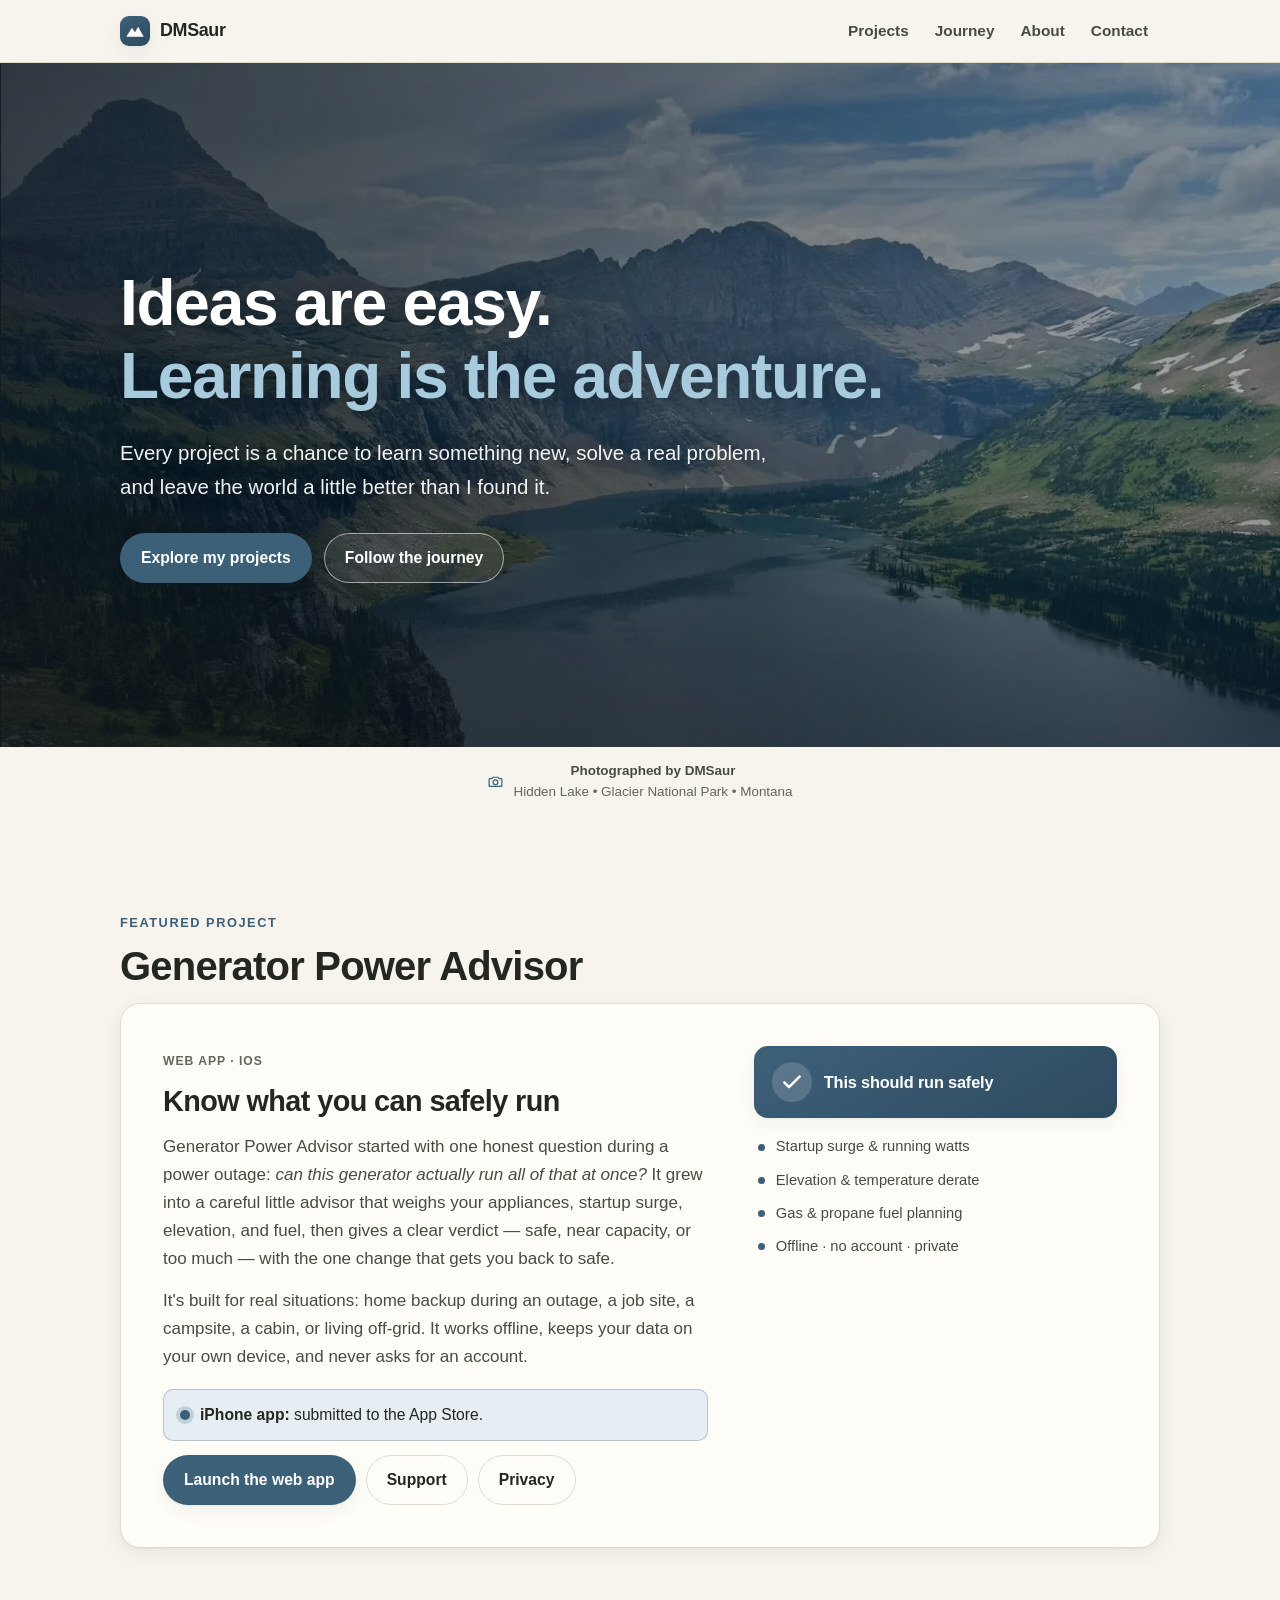
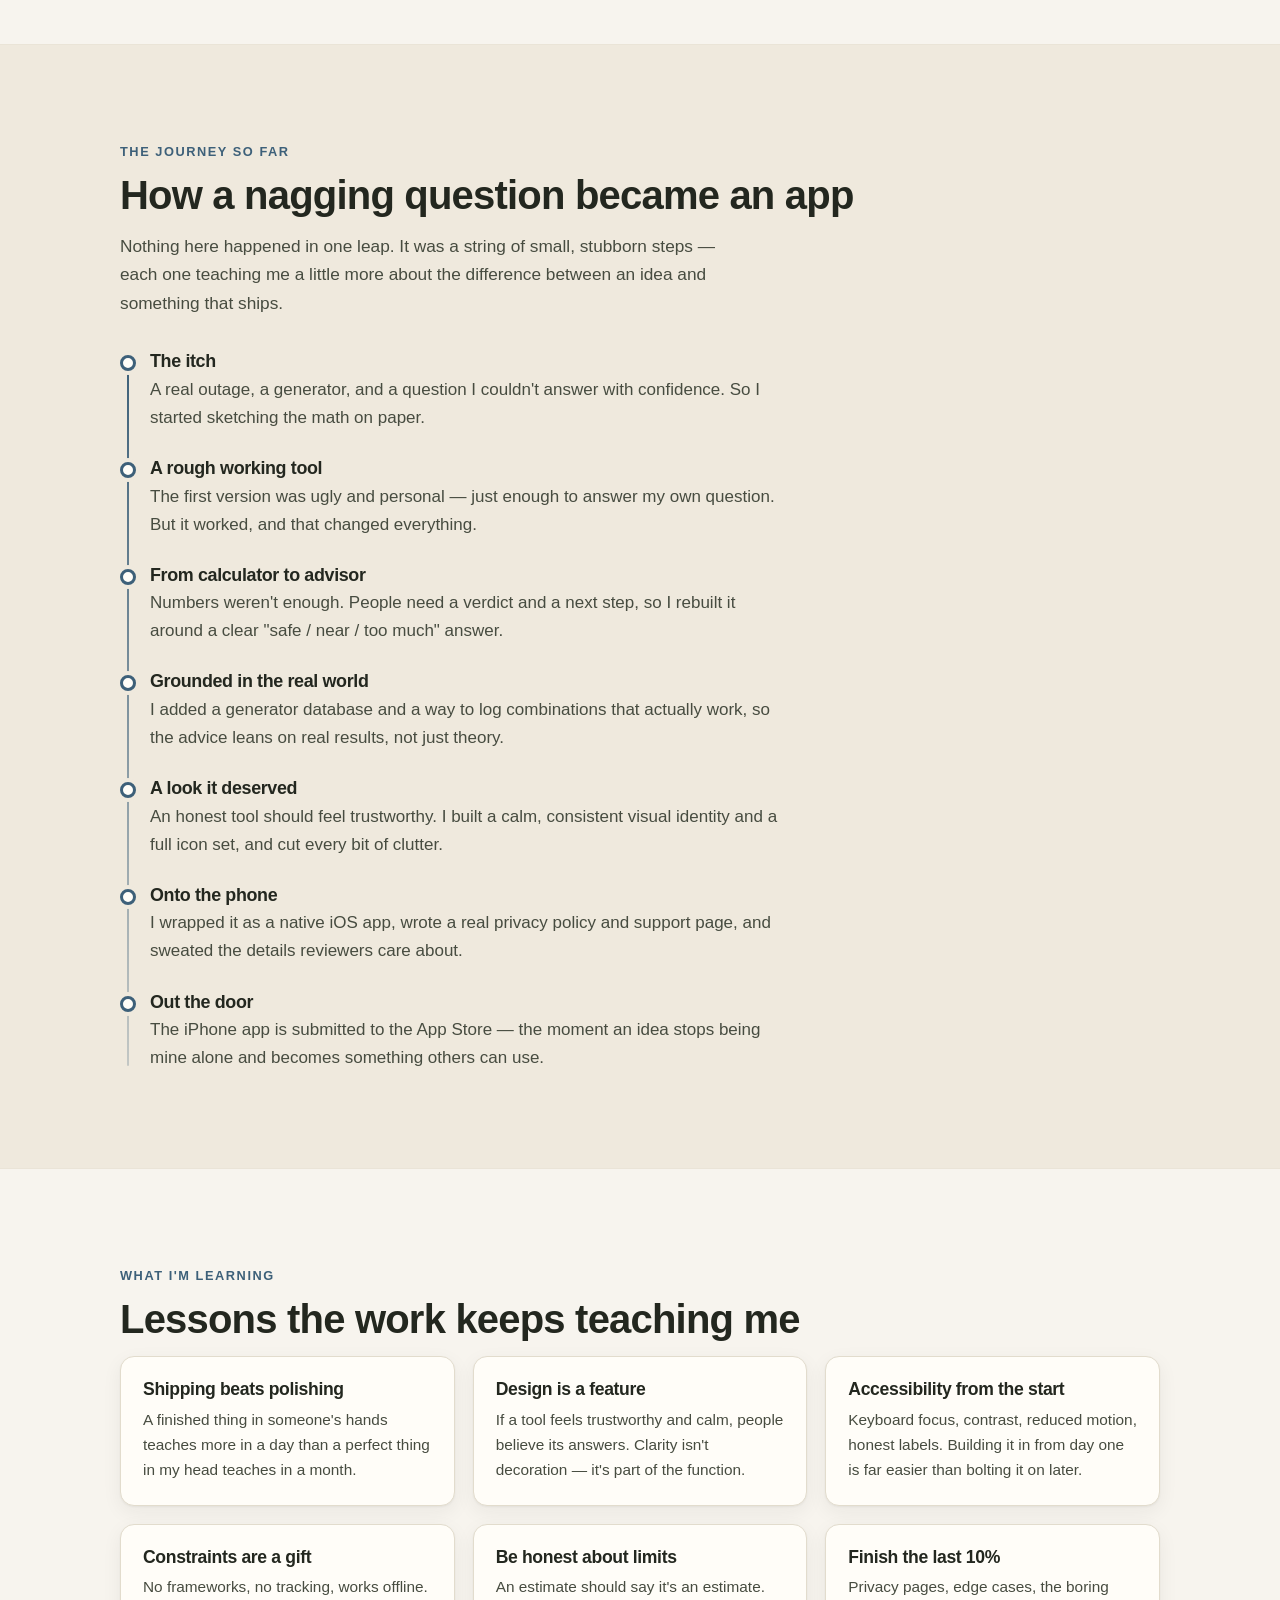
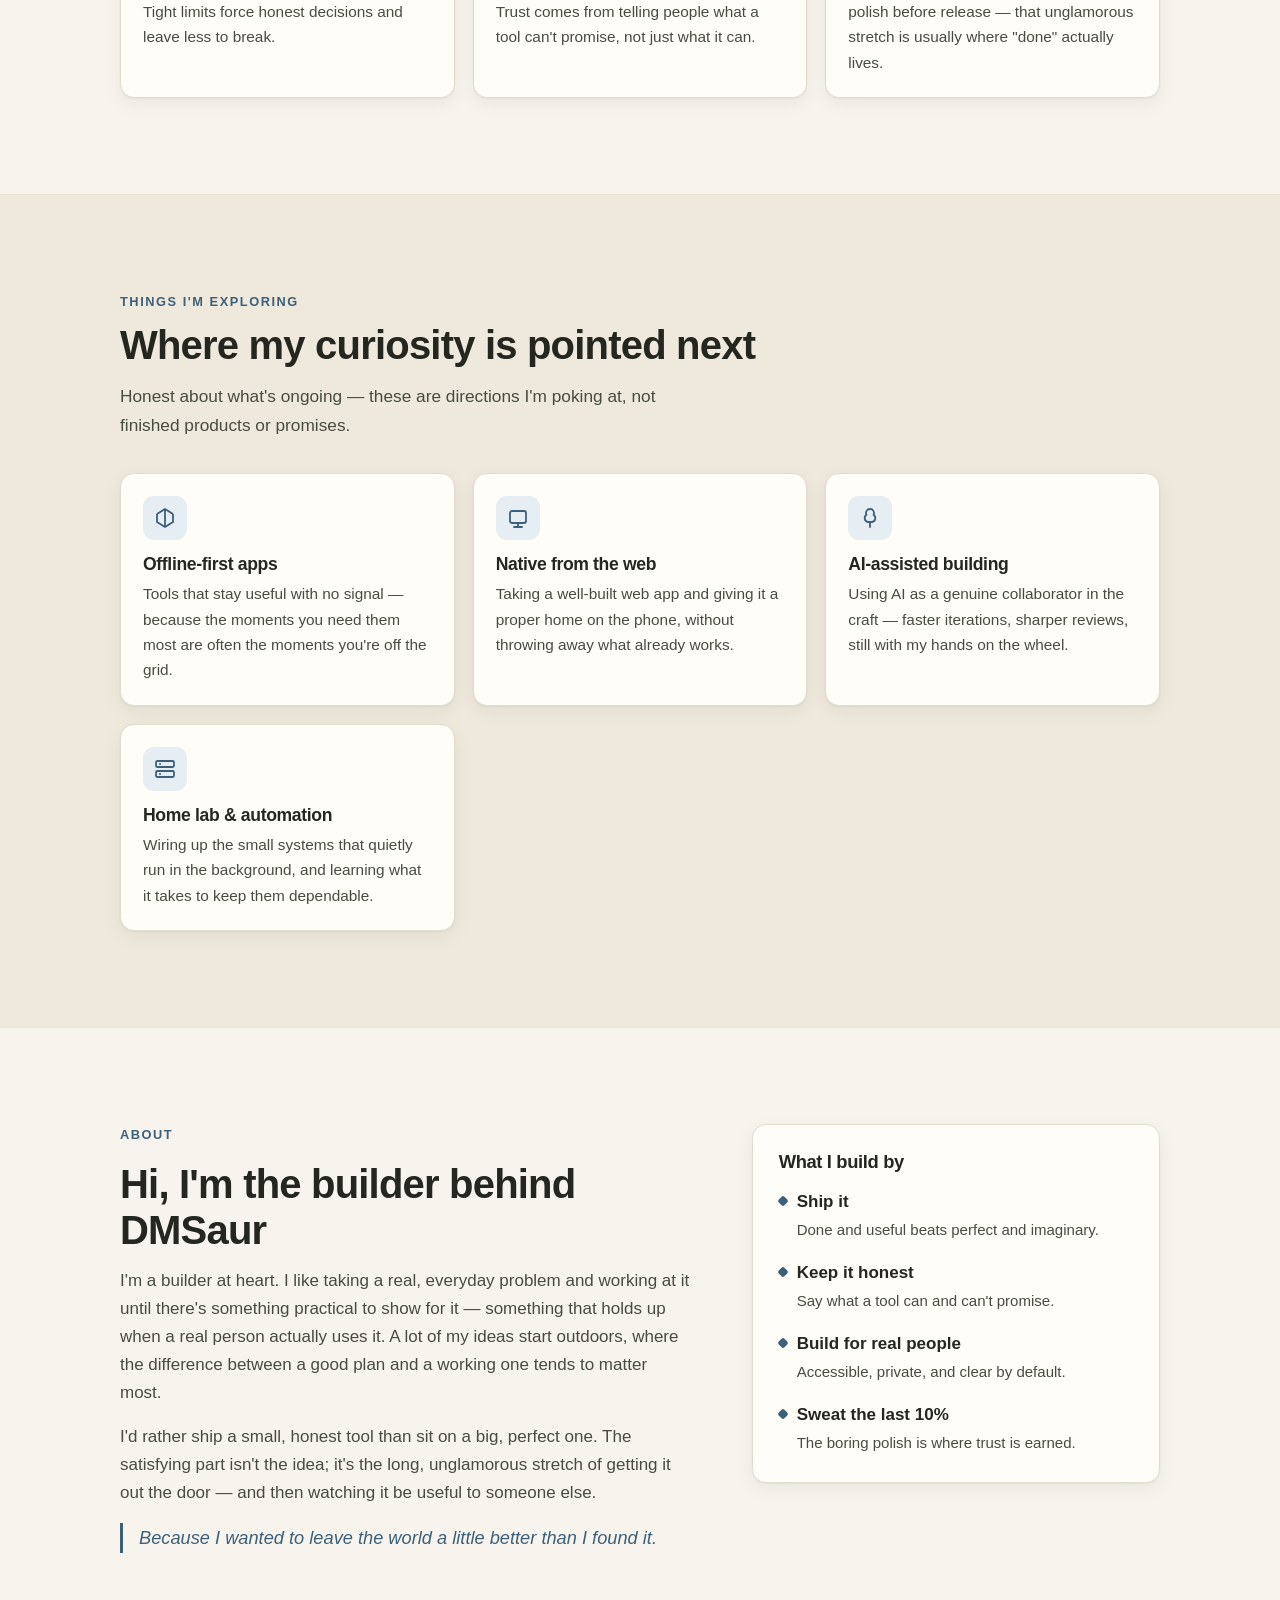
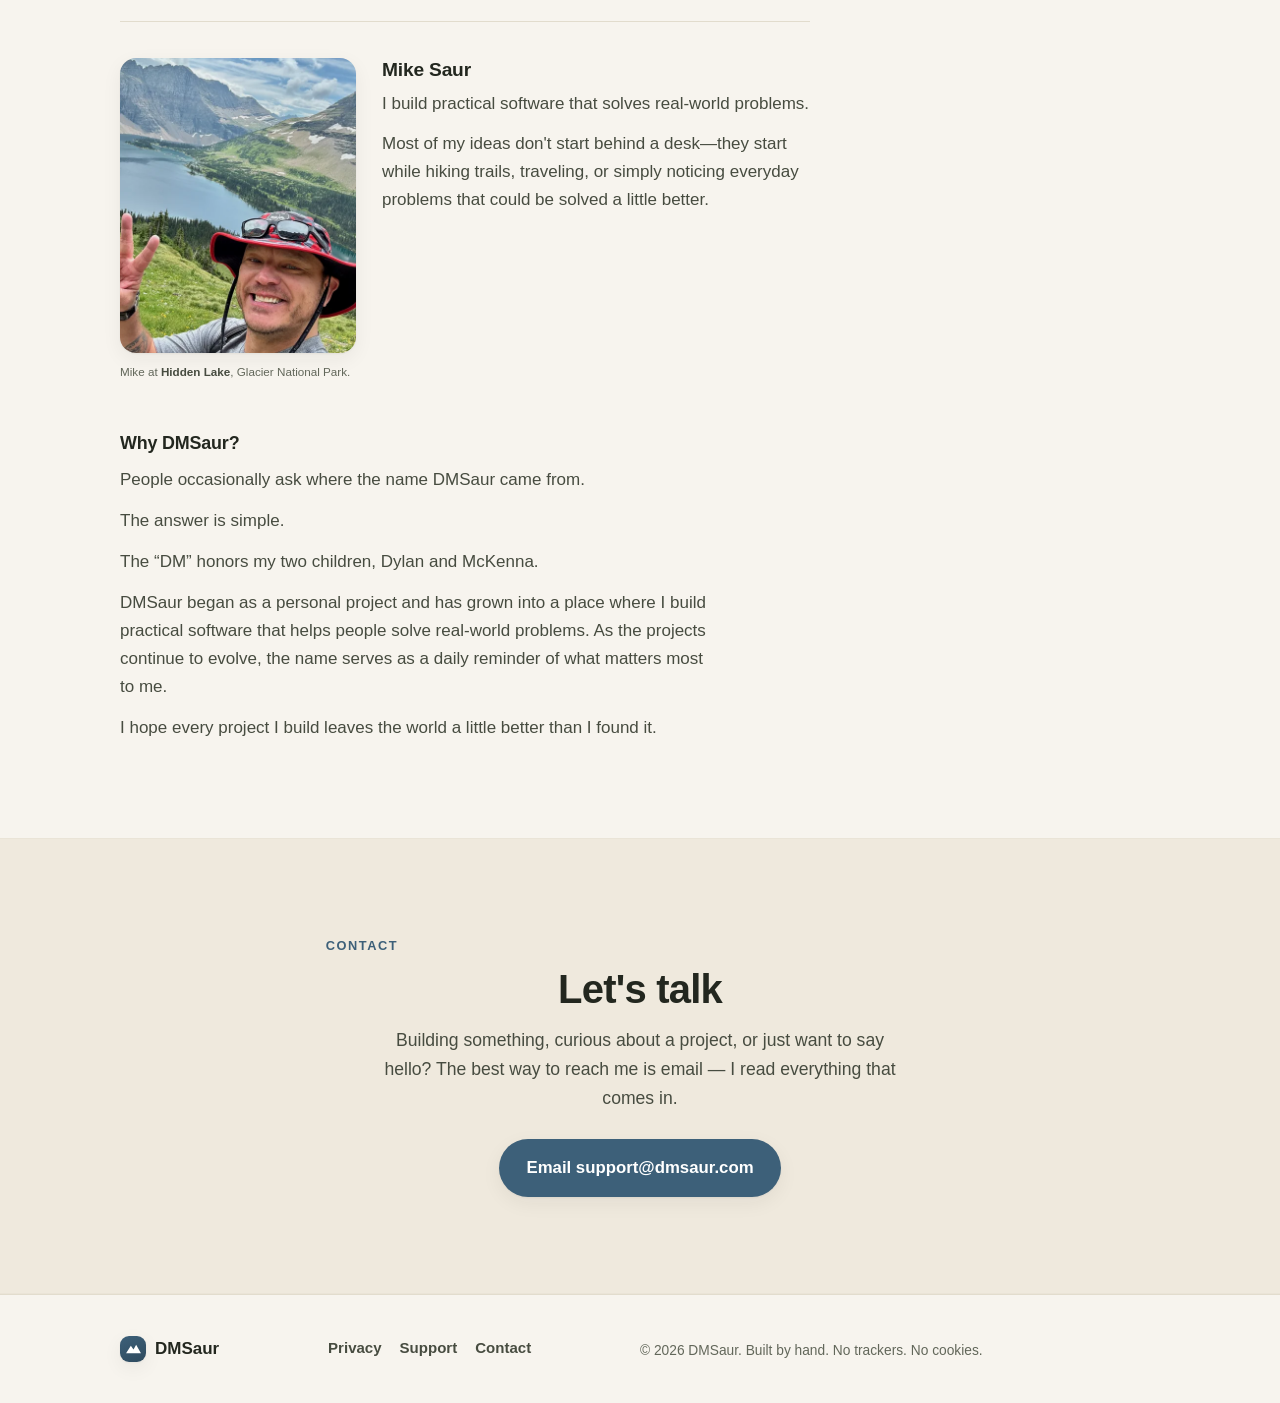
<file: index.html>
<!DOCTYPE html>
<html lang="en" class="no-js">
<head>
  <meta charset="UTF-8">
  <meta name="viewport" content="width=device-width, initial-scale=1.0, viewport-fit=cover">

  <!--
    ============================================================================
    SITE URL CONFIGURATION
    ----------------------------------------------------------------------------
    Authoritative public URL:  https://dmsaur.com/   (custom domain, live)
    Legacy GitHub Pages host:  https://mikesaur2020.github.io/  (301-redirects here)

    Canonical, og:url, og:image, twitter:image, and the JSON-LD "url" below all
    use https://dmsaur.com. sitemap.xml and robots.txt use it too.
    ============================================================================
  -->

  <title>DMSaur — Ideas are easy. Learning is the adventure.</title>
  <meta name="description" content="DMSaur builds practical tools and ships them. Home of Generator Power Advisor and the notes, values, and experiments behind the work.">
  <meta name="author" content="DMSaur">
  <meta name="color-scheme" content="light dark">
  <meta name="theme-color" content="#f7f4ee" media="(prefers-color-scheme: light)">
  <meta name="theme-color" content="#15170f" media="(prefers-color-scheme: dark)">

  <!-- SITE URL -->
  <link rel="canonical" href="https://dmsaur.com/">

  <!-- Open Graph -->
  <meta property="og:type" content="website">
  <meta property="og:site_name" content="DMSaur">
  <meta property="og:title" content="DMSaur — Ideas are easy. Learning is the adventure.">
  <meta property="og:description" content="A builder who turns real problems into tools people can actually use. Home of Generator Power Advisor.">
  <!-- SITE URL -->
  <meta property="og:url" content="https://dmsaur.com/">
  <!-- SITE URL — SVG preview; see README for the recommended PNG export for broad social-network support. -->
  <meta property="og:image" content="https://dmsaur.com/assets/social-preview.svg">
  <meta property="og:image:alt" content="DMSaur — Ideas are easy. Learning is the adventure.">

  <!-- Twitter -->
  <meta name="twitter:card" content="summary_large_image">
  <meta name="twitter:title" content="DMSaur — Ideas are easy. Learning is the adventure.">
  <meta name="twitter:description" content="A builder who turns real problems into tools people can actually use. Home of Generator Power Advisor.">
  <!-- SITE URL -->
  <meta name="twitter:image" content="https://dmsaur.com/assets/social-preview.svg">

  <link rel="icon" href="favicon.svg" type="image/svg+xml">
  <link rel="stylesheet" href="styles.css">

  <!-- Progressive enhancement flag: swap no-js -> js before paint so CSS can
       adapt (e.g. the mobile menu) without a flash. If JS is disabled this line
       never runs and the .no-js styles keep every link fully reachable. -->
  <script>document.documentElement.classList.remove('no-js');document.documentElement.classList.add('js');</script>

  <!-- Structured data: a single Person entity. No fabricated affiliations. -->
  <script type="application/ld+json">
  {
    "@context": "https://schema.org",
    "@type": "Person",
    "name": "DMSaur",
    "url": "https://dmsaur.com/",
    "email": "mailto:support@dmsaur.com",
    "description": "A builder who turns real problems into practical tools and ships them."
  }
  </script>
</head>
<body>
  <a class="skip-link" href="#main">Skip to content</a>

  <header class="site-header">
    <div class="wrap header-inner">
      <a class="brand" href="https://dmsaur.com/" aria-label="DMSaur home">
        <span class="brand-mark" aria-hidden="true">
          <svg viewBox="0 0 32 32" role="img" aria-hidden="true">
            <path d="M2 25 L11 11 L16 18 L21 9 L30 25 Z" fill="currentColor"/>
            <path d="M11 11 L14.2 15.9 L12 18.4 L8.6 16 Z" fill="rgba(255,255,255,0.28)"/>
          </svg>
        </span>
        <span class="brand-text">DMSaur</span>
      </a>

      <nav class="primary-nav" aria-label="Primary">
        <ul class="nav-desktop">
          <li><a href="/#projects">Projects</a></li>
          <li><a href="/#journey">Journey</a></li>
          <li><a href="/#about">About</a></li>
          <li><a href="/#contact">Contact</a></li>
        </ul>

        <details class="nav" id="nav-disclosure">
          <summary class="nav-toggle" aria-expanded="false">
            <svg viewBox="0 0 24 24" width="22" height="22" aria-hidden="true" focusable="false">
              <path d="M4 7h16M4 12h16M4 17h16" fill="none" stroke="currentColor" stroke-width="2" stroke-linecap="round"/>
            </svg>
            <span class="nav-toggle-label">Menu</span>
          </summary>
          <ul class="nav-list">
            <li><a href="/#projects">Projects</a></li>
            <li><a href="/#journey">Journey</a></li>
            <li><a href="/#about">About</a></li>
            <li><a href="/#contact">Contact</a></li>
          </ul>
        </details>
      </nav>
    </div>
  </header>

  <main id="main">

    <!-- ============================ HERO ============================ -->
    <section class="hero" aria-labelledby="hero-title">
      <picture>
        <source type="image/webp" srcset="assets/hero-800.webp 800w, assets/hero.webp 1502w" sizes="100vw">
        <img class="hero-photo" src="assets/hero.jpg"
             srcset="assets/hero-800.jpg 800w, assets/hero.jpg 1502w" sizes="100vw"
             width="1502" height="2000" fetchpriority="high"
             alt="Hidden Lake below Reynolds Mountain in Glacier National Park, with alpine wildflowers in the foreground">
      </picture>
      <div class="hero-scrim" aria-hidden="true"></div>
      <div class="wrap hero-inner">
        <h1 id="hero-title">Ideas are easy.<br><span class="accent">Learning is the adventure.</span></h1>
        <p class="hero-lede">
          Every project is a chance to learn something new, solve a real problem, and
          leave the world a little better than I found it.
        </p>
        <div class="hero-actions">
          <a class="btn btn-primary" href="#projects">Explore my projects</a>
          <a class="btn btn-ghost" href="#journey">Follow the journey</a>
        </div>
      </div>
    </section>

    <p class="hero-credit">
      <svg class="cam-ic" viewBox="0 0 24 24" width="17" height="17" aria-hidden="true" focusable="false">
        <path d="M4 8h3l1.4-2h7.2L17 8h3a1 1 0 011 1v9a1 1 0 01-1 1H4a1 1 0 01-1-1V9a1 1 0 011-1z" fill="none" stroke="currentColor" stroke-width="1.7" stroke-linejoin="round"/>
        <circle cx="12" cy="13" r="3.4" fill="none" stroke="currentColor" stroke-width="1.7"/>
      </svg>
      <span>
        <span class="hero-credit-lead">Photographed by DMSaur</span>
        <span class="hero-credit-loc">Hidden&nbsp;Lake • Glacier&nbsp;National&nbsp;Park • Montana</span>
      </span>
    </p>

    <!-- ======================= FEATURED PROJECT ======================= -->
    <section class="section" id="projects" aria-labelledby="projects-title">
      <div class="wrap">
        <p class="section-eyebrow">Featured project</p>
        <h2 id="projects-title" class="section-title">Generator Power Advisor</h2>

        <article class="feature-card">
          <div class="feature-body">
            <p class="feature-tag">Web app · iOS</p>
            <h3 class="feature-name">Know what you can safely run</h3>
            <p>
              Generator Power Advisor started with one honest question during a power outage:
              <em>can this generator actually run all of that at once?</em> It grew into a careful
              little advisor that weighs your appliances, startup surge, elevation, and fuel, then
              gives a clear verdict — safe, near capacity, or too much — with the one change that
              gets you back to safe.
            </p>
            <p>
              It's built for real situations: home backup during an outage, a job site, a campsite,
              a cabin, or living off-grid. It works offline, keeps your data on your own device,
              and never asks for an account.
            </p>

            <p class="status-line">
              <span class="status-dot" aria-hidden="true"></span>
              <span><strong>iPhone app:</strong> submitted to the App&nbsp;Store.</span>
            </p>

            <div class="feature-actions">
              <!-- Generator Power Advisor lives at its own subdomain. -->
              <a class="btn btn-primary" href="https://gpa.dmsaur.com" rel="noopener">Launch the web app</a>
              <a class="btn btn-ghost" href="https://gpa.dmsaur.com/support/" rel="noopener">Support</a>
              <a class="btn btn-ghost" href="https://gpa.dmsaur.com/privacy/" rel="noopener">Privacy</a>
            </div>
          </div>

          <div class="feature-aside" aria-hidden="true">
            <div class="verdict-chip">
              <span class="verdict-icon">
                <svg viewBox="0 0 24 24" width="26" height="26" aria-hidden="true"><path d="M5 12.5l4.2 4.2L19 7" fill="none" stroke="currentColor" stroke-width="2.4" stroke-linecap="round" stroke-linejoin="round"/></svg>
              </span>
              <span class="verdict-text">This should run safely</span>
            </div>
            <ul class="mini-specs">
              <li>Startup surge &amp; running watts</li>
              <li>Elevation &amp; temperature derate</li>
              <li>Gas &amp; propane fuel planning</li>
              <li>Offline · no account · private</li>
            </ul>
          </div>
        </article>
      </div>
    </section>

    <!-- ========================= THE JOURNEY ========================= -->
    <section class="section section-soft" id="journey" aria-labelledby="journey-title">
      <div class="wrap">
        <p class="section-eyebrow">The journey so far</p>
        <h2 id="journey-title" class="section-title">How a nagging question became an app</h2>
        <p class="section-intro">
          Nothing here happened in one leap. It was a string of small, stubborn steps — each one
          teaching me a little more about the difference between an idea and something that ships.
        </p>

        <ol class="timeline">
          <li class="timeline-item">
            <span class="timeline-node" aria-hidden="true"></span>
            <h3>The itch</h3>
            <p>A real outage, a generator, and a question I couldn't answer with confidence. So I started sketching the math on paper.</p>
          </li>
          <li class="timeline-item">
            <span class="timeline-node" aria-hidden="true"></span>
            <h3>A rough working tool</h3>
            <p>The first version was ugly and personal — just enough to answer my own question. But it worked, and that changed everything.</p>
          </li>
          <li class="timeline-item">
            <span class="timeline-node" aria-hidden="true"></span>
            <h3>From calculator to advisor</h3>
            <p>Numbers weren't enough. People need a verdict and a next step, so I rebuilt it around a clear "safe / near / too much" answer.</p>
          </li>
          <li class="timeline-item">
            <span class="timeline-node" aria-hidden="true"></span>
            <h3>Grounded in the real world</h3>
            <p>I added a generator database and a way to log combinations that actually work, so the advice leans on real results, not just theory.</p>
          </li>
          <li class="timeline-item">
            <span class="timeline-node" aria-hidden="true"></span>
            <h3>A look it deserved</h3>
            <p>An honest tool should feel trustworthy. I built a calm, consistent visual identity and a full icon set, and cut every bit of clutter.</p>
          </li>
          <li class="timeline-item">
            <span class="timeline-node" aria-hidden="true"></span>
            <h3>Onto the phone</h3>
            <p>I wrapped it as a native iOS app, wrote a real privacy policy and support page, and sweated the details reviewers care about.</p>
          </li>
          <li class="timeline-item">
            <span class="timeline-node" aria-hidden="true"></span>
            <h3>Out the door</h3>
            <p>The iPhone app is submitted to the App&nbsp;Store — the moment an idea stops being mine alone and becomes something others can use.</p>
          </li>
        </ol>
      </div>
    </section>

    <!-- ====================== WHAT I'M LEARNING ====================== -->
    <section class="section" id="learning" aria-labelledby="learning-title">
      <div class="wrap">
        <p class="section-eyebrow">What I'm learning</p>
        <h2 id="learning-title" class="section-title">Lessons the work keeps teaching me</h2>

        <div class="card-grid">
          <article class="note-card">
            <h3>Shipping beats polishing</h3>
            <p>A finished thing in someone's hands teaches more in a day than a perfect thing in my head teaches in a month.</p>
          </article>
          <article class="note-card">
            <h3>Design is a feature</h3>
            <p>If a tool feels trustworthy and calm, people believe its answers. Clarity isn't decoration — it's part of the function.</p>
          </article>
          <article class="note-card">
            <h3>Accessibility from the start</h3>
            <p>Keyboard focus, contrast, reduced motion, honest labels. Building it in from day one is far easier than bolting it on later.</p>
          </article>
          <article class="note-card">
            <h3>Constraints are a gift</h3>
            <p>No frameworks, no tracking, works offline. Tight limits force honest decisions and leave less to break.</p>
          </article>
          <article class="note-card">
            <h3>Be honest about limits</h3>
            <p>An estimate should say it's an estimate. Trust comes from telling people what a tool can't promise, not just what it can.</p>
          </article>
          <article class="note-card">
            <h3>Finish the last 10%</h3>
            <p>Privacy pages, edge cases, the boring polish before release — that unglamorous stretch is usually where "done" actually lives.</p>
          </article>
        </div>
      </div>
    </section>

    <!-- ==================== THINGS I'M EXPLORING ==================== -->
    <section class="section section-soft" id="exploring" aria-labelledby="exploring-title">
      <div class="wrap">
        <p class="section-eyebrow">Things I'm exploring</p>
        <h2 id="exploring-title" class="section-title">Where my curiosity is pointed next</h2>
        <p class="section-intro">
          Honest about what's ongoing — these are directions I'm poking at, not finished products or promises.
        </p>

        <div class="card-grid">
          <article class="explore-card">
            <span class="explore-icon" aria-hidden="true">
              <svg viewBox="0 0 24 24" width="24" height="24"><path d="M12 3v18M4 8l8-5 8 5M4 8v8l8 5 8-5V8" fill="none" stroke="currentColor" stroke-width="1.8" stroke-linejoin="round"/></svg>
            </span>
            <h3>Offline-first apps</h3>
            <p>Tools that stay useful with no signal — because the moments you need them most are often the moments you're off the grid.</p>
          </article>
          <article class="explore-card">
            <span class="explore-icon" aria-hidden="true">
              <svg viewBox="0 0 24 24" width="24" height="24"><rect x="4" y="5" width="16" height="12" rx="2" fill="none" stroke="currentColor" stroke-width="1.8"/><path d="M8 21h8M12 17v4" fill="none" stroke="currentColor" stroke-width="1.8" stroke-linecap="round"/></svg>
            </span>
            <h3>Native from the web</h3>
            <p>Taking a well-built web app and giving it a proper home on the phone, without throwing away what already works.</p>
          </article>
          <article class="explore-card">
            <span class="explore-icon" aria-hidden="true">
              <svg viewBox="0 0 24 24" width="24" height="24"><path d="M12 3a4 4 0 013.6 5.8A4 4 0 0114 16H10a4 4 0 01-1.6-7.2A4 4 0 0112 3z" fill="none" stroke="currentColor" stroke-width="1.8" stroke-linejoin="round"/><path d="M12 16v5" fill="none" stroke="currentColor" stroke-width="1.8" stroke-linecap="round"/></svg>
            </span>
            <h3>AI-assisted building</h3>
            <p>Using AI as a genuine collaborator in the craft — faster iterations, sharper reviews, still with my hands on the wheel.</p>
          </article>
          <article class="explore-card">
            <span class="explore-icon" aria-hidden="true">
              <svg viewBox="0 0 24 24" width="24" height="24"><rect x="3" y="4" width="18" height="6" rx="1.5" fill="none" stroke="currentColor" stroke-width="1.8"/><rect x="3" y="14" width="18" height="6" rx="1.5" fill="none" stroke="currentColor" stroke-width="1.8"/><path d="M7 7h.01M7 17h.01" stroke="currentColor" stroke-width="2" stroke-linecap="round"/></svg>
            </span>
            <h3>Home lab &amp; automation</h3>
            <p>Wiring up the small systems that quietly run in the background, and learning what it takes to keep them dependable.</p>
          </article>
        </div>
      </div>
    </section>

    <!-- ========================= ABOUT MIKE ========================= -->
    <section class="section" id="about" aria-labelledby="about-title">
      <div class="wrap about-wrap">
        <div class="about-text">
          <p class="section-eyebrow">About</p>
          <h2 id="about-title" class="section-title">Hi, I'm the builder behind DMSaur</h2>
          <p>
            I'm a builder at heart. I like taking a real, everyday problem and working at it until
            there's something practical to show for it — something that holds up when a real person
            actually uses it. A lot of my ideas start outdoors, where the difference between a good
            plan and a working one tends to matter most.
          </p>
          <p>
            I'd rather ship a small, honest tool than sit on a big, perfect one. The satisfying part
            isn't the idea; it's the long, unglamorous stretch of getting it out the door — and then
            watching it be useful to someone else.
          </p>
          <p class="about-signature">
            Because I wanted to leave the world a little better than I found it.
          </p>
        </div>

        <aside class="values" aria-labelledby="values-title">
          <h3 id="values-title" class="values-title">What I build by</h3>
          <ul class="values-list">
            <li>
              <span class="value-key">Ship it</span>
              <span class="value-desc">Done and useful beats perfect and imaginary.</span>
            </li>
            <li>
              <span class="value-key">Keep it honest</span>
              <span class="value-desc">Say what a tool can and can't promise.</span>
            </li>
            <li>
              <span class="value-key">Build for real people</span>
              <span class="value-desc">Accessible, private, and clear by default.</span>
            </li>
            <li>
              <span class="value-key">Sweat the last 10%</span>
              <span class="value-desc">The boring polish is where trust is earned.</span>
            </li>
          </ul>
        </aside>
      </div>

      <div class="wrap">
        <div class="about-profile">
          <figure class="profile-figure">
            <picture>
              <source type="image/webp" srcset="assets/mike-about.webp">
              <img class="profile-photo" src="assets/mike-about.jpg" width="480" height="600" loading="lazy" decoding="async"
                   alt="Mike Saur, smiling on a grassy alpine ridge above Hidden Lake in Glacier National Park, with the blue lake and rocky peaks behind him">
            </picture>
            <figcaption class="profile-caption">Mike at <strong>Hidden Lake</strong>, Glacier National Park.</figcaption>
          </figure>
          <div class="profile-intro">
            <h3 class="profile-name">Mike Saur</h3>
            <p>I build practical software that solves real-world problems.</p>
            <p>Most of my ideas don't start behind a desk—they start while hiking trails, traveling, or simply noticing everyday problems that could be solved a little better.</p>
          </div>
        </div>

        <div class="why-dmsaur">
          <h3 class="why-title">Why DMSaur?</h3>
          <p>People occasionally ask where the name DMSaur came from.</p>
          <p>The answer is simple.</p>
          <p>The “DM” honors my two children, Dylan and McKenna.</p>
          <p>DMSaur began as a personal project and has grown into a place where I build practical software that helps people solve real-world problems. As the projects continue to evolve, the name serves as a daily reminder of what matters most to me.</p>
          <p>I hope every project I build leaves the world a little better than I found it.</p>
        </div>
      </div>
    </section>

    <!-- ========================== CONTACT ========================== -->
    <section class="section section-soft" id="contact" aria-labelledby="contact-title">
      <div class="wrap contact-wrap">
        <p class="section-eyebrow">Contact</p>
        <h2 id="contact-title" class="section-title">Let's talk</h2>
        <p class="contact-lede">
          Building something, curious about a project, or just want to say hello? The best way to
          reach me is email — I read everything that comes in.
        </p>
        <a class="btn btn-primary btn-lg" href="mailto:support@dmsaur.com?subject=Hello%20from%20your%20site">Email support@dmsaur.com</a>

        <!--
          ===================== OPTIONAL LINK CONFIG =====================
          Placeholders for future profiles. They are intentionally left as
          comments so no broken/# links ever render. To add one, drop a real
          URL in the href and un-comment the block. See README.md > "Adding
          your links". Do NOT ship these with placeholder or "#" URLs.

          <ul class="social-links">
            <li><a href="https://github.com/YOUR_USERNAME" rel="me noopener">GitHub</a></li>
            <li><a href="https://www.linkedin.com/in/YOUR_PROFILE" rel="me noopener">LinkedIn</a></li>
            <li><a href="https://apps.apple.com/app/idYOUR_APP_ID" rel="noopener">App Store</a></li>
          </ul>
          ================================================================
        -->
      </div>
    </section>

  </main>

  <footer class="site-footer">
    <div class="wrap footer-inner">
      <div class="footer-brand">
        <span class="brand-mark small" aria-hidden="true">
          <svg viewBox="0 0 32 32" role="img" aria-hidden="true"><path d="M2 25 L11 11 L16 18 L21 9 L30 25 Z" fill="currentColor"/></svg>
        </span>
        <span>DMSaur</span>
      </div>

      <nav class="footer-nav" aria-label="Footer">
        <a href="/privacy/">Privacy</a>
        <a href="/support/">Support</a>
        <a href="mailto:support@dmsaur.com">Contact</a>
      </nav>

      <p class="footer-note">
        &copy; <span id="year">2026</span> DMSaur. Built by hand. No trackers. No cookies.
      </p>
    </div>
  </footer>

  <script src="script.js"></script>
</body>
</html>
</file>
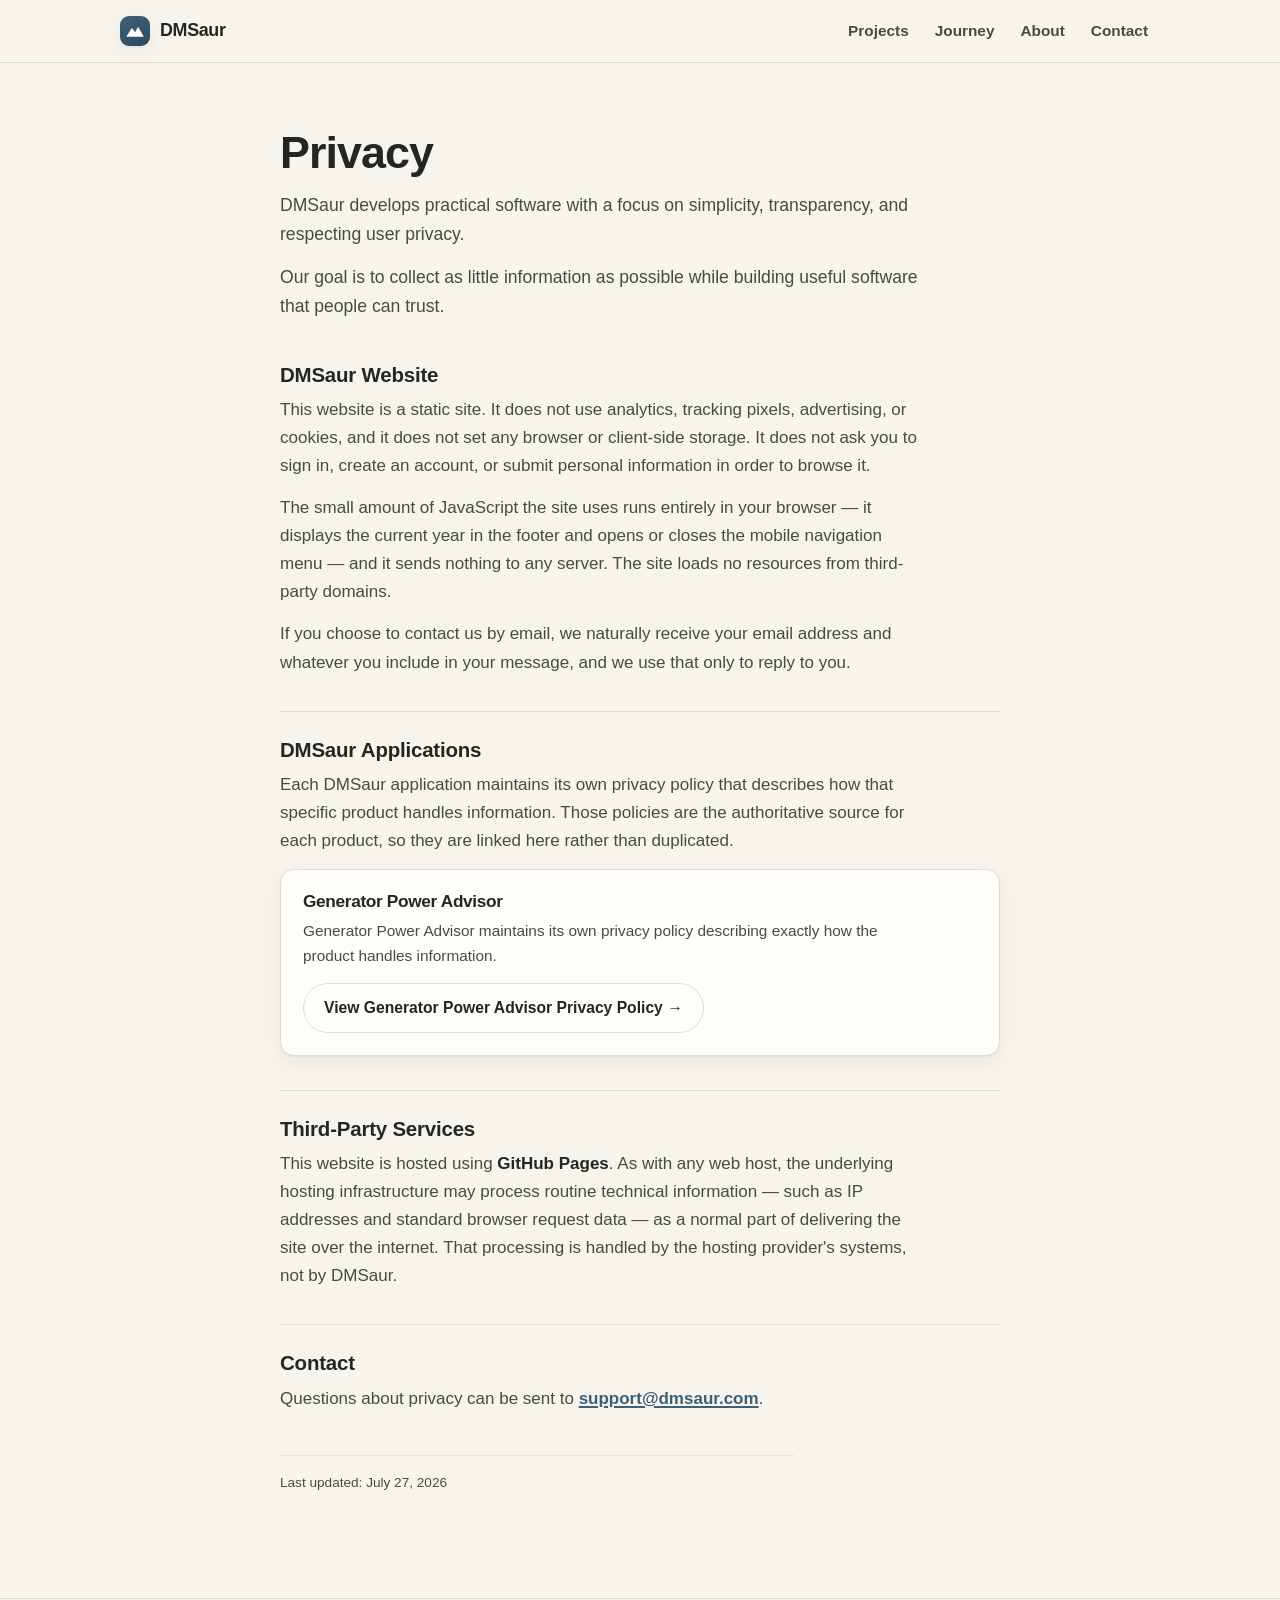
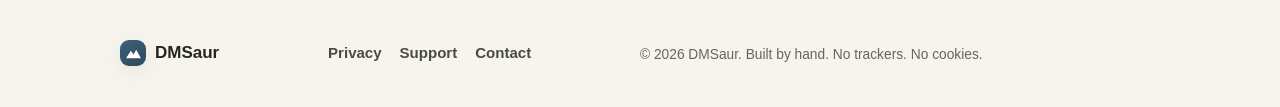
<file: privacy/index.html>
<!DOCTYPE html>
<html lang="en" class="no-js">
<head>
  <meta charset="UTF-8">
  <meta name="viewport" content="width=device-width, initial-scale=1.0, viewport-fit=cover">

  <title>Privacy | DMSaur</title>
  <meta name="description" content="Learn about DMSaur's privacy-first philosophy and access privacy information for each DMSaur application.">
  <meta name="author" content="DMSaur">
  <meta name="color-scheme" content="light dark">
  <meta name="theme-color" content="#f7f4ee" media="(prefers-color-scheme: light)">
  <meta name="theme-color" content="#15170f" media="(prefers-color-scheme: dark)">

  <link rel="canonical" href="https://dmsaur.com/privacy/">

  <!-- Open Graph -->
  <meta property="og:type" content="website">
  <meta property="og:site_name" content="DMSaur">
  <meta property="og:title" content="Privacy | DMSaur">
  <meta property="og:description" content="Learn about DMSaur's privacy-first philosophy and access privacy information for each DMSaur application.">
  <meta property="og:url" content="https://dmsaur.com/privacy/">
  <meta property="og:image" content="https://dmsaur.com/assets/social-preview.svg">
  <meta property="og:image:alt" content="DMSaur — Ideas are easy. Learning is the adventure.">

  <!-- Twitter -->
  <meta name="twitter:card" content="summary_large_image">
  <meta name="twitter:title" content="Privacy | DMSaur">
  <meta name="twitter:description" content="Learn about DMSaur's privacy-first philosophy and access privacy information for each DMSaur application.">
  <meta name="twitter:image" content="https://dmsaur.com/assets/social-preview.svg">

  <link rel="icon" href="../favicon.svg" type="image/svg+xml">
  <link rel="stylesheet" href="../styles.css">

  <script>document.documentElement.classList.remove('no-js');document.documentElement.classList.add('js');</script>

  <!-- Page-scoped document layout, built entirely on the site's existing design tokens. -->
  <style>
    .doc { padding: clamp(30px, 6vw, 64px) 0 clamp(48px, 9vw, 90px); }
    .doc .wrap { max-width: 760px; }
    .doc h1 { font-size: clamp(2rem, 5vw, 2.8rem); letter-spacing: -0.02em; margin-bottom: 12px; }
    .doc-lede { font-size: 1.1rem; color: var(--ink-soft); margin-bottom: 10px; max-width: 62ch; }
    .doc h2 { font-size: 1.28rem; letter-spacing: -0.01em; margin: 34px 0 10px; padding-top: 26px; border-top: 1px solid var(--line); }
    .doc h2:first-of-type { border-top: none; padding-top: 8px; }
    .doc p { color: var(--ink-soft); margin-bottom: 14px; max-width: 68ch; }
    .doc strong { color: var(--ink); font-weight: 650; }
    .doc a:not(.btn) { color: var(--accent); font-weight: 600; text-decoration-thickness: 1.5px; text-underline-offset: 2px; }
    .app-card { margin-top: 12px; }
    .app-card h3 { font-size: 1.08rem; margin-bottom: 6px; }
    .app-card p { font-size: 0.96rem; margin-bottom: 14px; }
    .doc-updated { margin-top: 42px; padding-top: 16px; border-top: 1px solid var(--line-soft); font-size: 0.85rem; color: var(--faint); }
  </style>
</head>
<body>
  <a class="skip-link" href="#main">Skip to content</a>

  <header class="site-header">
    <div class="wrap header-inner">
      <a class="brand" href="https://dmsaur.com/" aria-label="DMSaur home">
        <span class="brand-mark" aria-hidden="true">
          <svg viewBox="0 0 32 32" role="img" aria-hidden="true">
            <path d="M2 25 L11 11 L16 18 L21 9 L30 25 Z" fill="currentColor"/>
            <path d="M11 11 L14.2 15.9 L12 18.4 L8.6 16 Z" fill="rgba(255,255,255,0.28)"/>
          </svg>
        </span>
        <span class="brand-text">DMSaur</span>
      </a>

      <nav class="primary-nav" aria-label="Primary">
        <ul class="nav-desktop">
          <li><a href="/#projects">Projects</a></li>
          <li><a href="/#journey">Journey</a></li>
          <li><a href="/#about">About</a></li>
          <li><a href="/#contact">Contact</a></li>
        </ul>

        <details class="nav" id="nav-disclosure">
          <summary class="nav-toggle" aria-expanded="false">
            <svg viewBox="0 0 24 24" width="22" height="22" aria-hidden="true" focusable="false">
              <path d="M4 7h16M4 12h16M4 17h16" fill="none" stroke="currentColor" stroke-width="2" stroke-linecap="round"/>
            </svg>
            <span class="nav-toggle-label">Menu</span>
          </summary>
          <ul class="nav-list">
            <li><a href="/#projects">Projects</a></li>
            <li><a href="/#journey">Journey</a></li>
            <li><a href="/#about">About</a></li>
            <li><a href="/#contact">Contact</a></li>
          </ul>
        </details>
      </nav>
    </div>
  </header>

  <main id="main" class="doc">
    <div class="wrap">
      <h1>Privacy</h1>
      <p class="doc-lede">
        DMSaur develops practical software with a focus on simplicity, transparency, and respecting
        user privacy.
      </p>
      <p class="doc-lede">
        Our goal is to collect as little information as possible while building useful software that
        people can trust.
      </p>

      <h2>DMSaur Website</h2>
      <p>
        This website is a static site. It does not use analytics, tracking pixels, advertising, or
        cookies, and it does not set any browser or client-side storage. It does not ask you to sign
        in, create an account, or submit personal information in order to browse it.
      </p>
      <p>
        The small amount of JavaScript the site uses runs entirely in your browser — it displays the
        current year in the footer and opens or closes the mobile navigation menu — and it sends
        nothing to any server. The site loads no resources from third-party domains.
      </p>
      <p>
        If you choose to contact us by email, we naturally receive your email address and whatever
        you include in your message, and we use that only to reply to you.
      </p>

      <h2>DMSaur Applications</h2>
      <p>
        Each DMSaur application maintains its own privacy policy that describes how that specific
        product handles information. Those policies are the authoritative source for each product,
        so they are linked here rather than duplicated.
      </p>

      <div class="note-card app-card">
        <h3>Generator Power Advisor</h3>
        <p>
          Generator Power Advisor maintains its own privacy policy describing exactly how the product
          handles information.
        </p>
        <a class="btn btn-ghost" href="https://gpa.dmsaur.com/privacy/" rel="noopener">View Generator Power Advisor Privacy Policy →</a>
      </div>

      <h2>Third-Party Services</h2>
      <p>
        This website is hosted using <strong>GitHub Pages</strong>. As with any web host, the
        underlying hosting infrastructure may process routine technical information — such as IP
        addresses and standard browser request data — as a normal part of delivering the site over
        the internet. That processing is handled by the hosting provider's systems, not by DMSaur.
      </p>

      <h2>Contact</h2>
      <p>
        Questions about privacy can be sent to
        <a href="mailto:support@dmsaur.com">support@dmsaur.com</a>.
      </p>

      <p class="doc-updated">Last updated: July 27, 2026</p>
    </div>
  </main>

  <footer class="site-footer">
    <div class="wrap footer-inner">
      <div class="footer-brand">
        <span class="brand-mark small" aria-hidden="true">
          <svg viewBox="0 0 32 32" role="img" aria-hidden="true"><path d="M2 25 L11 11 L16 18 L21 9 L30 25 Z" fill="currentColor"/></svg>
        </span>
        <span>DMSaur</span>
      </div>

      <nav class="footer-nav" aria-label="Footer">
        <a href="/privacy/">Privacy</a>
        <a href="/support/">Support</a>
        <a href="mailto:support@dmsaur.com">Contact</a>
      </nav>

      <p class="footer-note">
        &copy; <span id="year">2026</span> DMSaur. Built by hand. No trackers. No cookies.
      </p>
    </div>
  </footer>

  <script src="../script.js"></script>
</body>
</html>
</file>
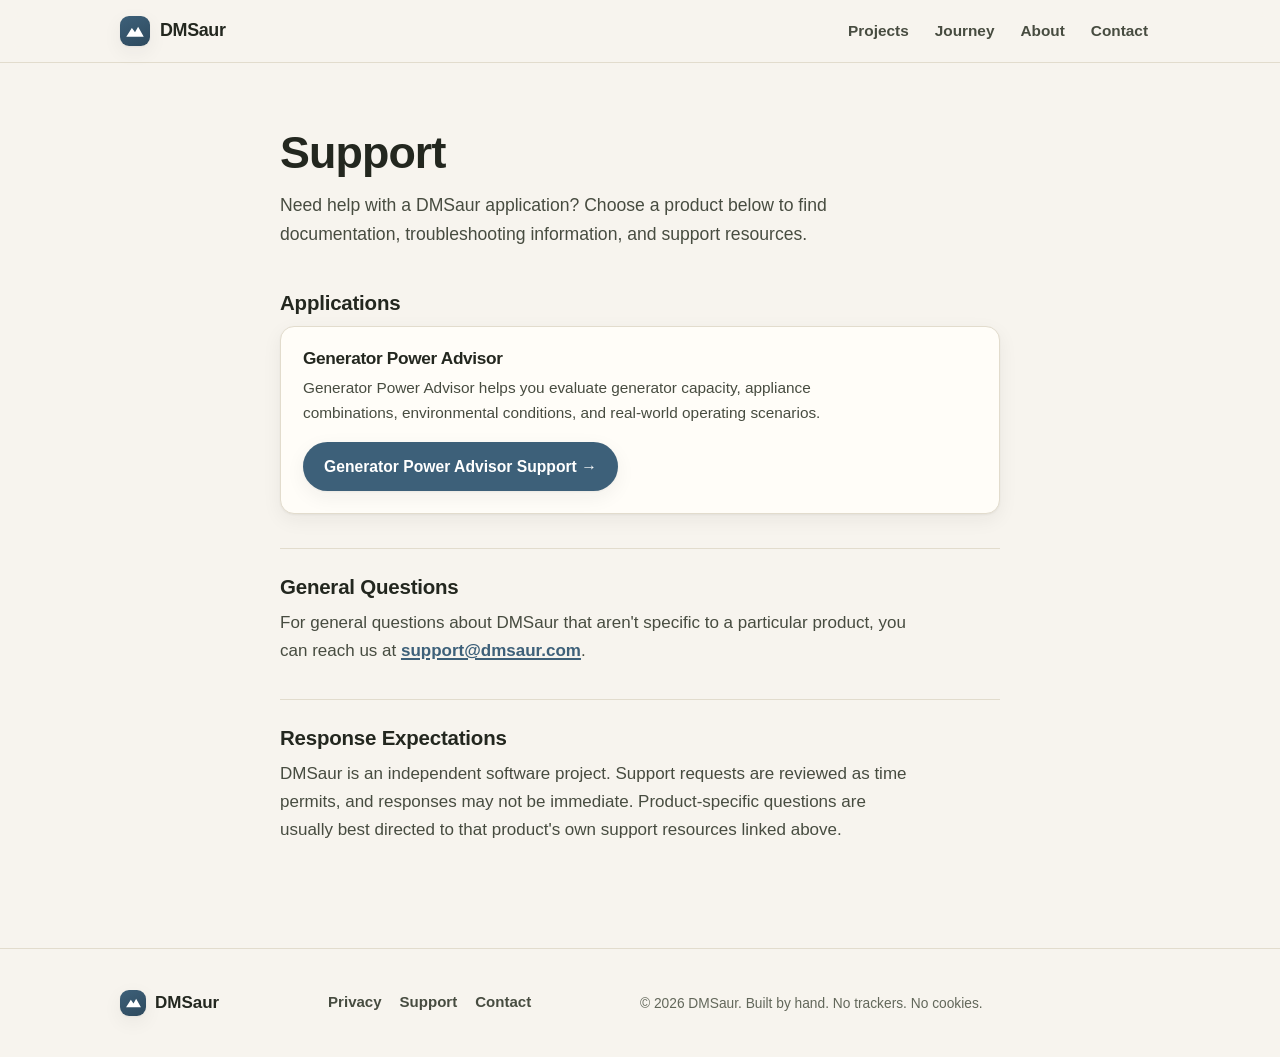
<file: support/index.html>
<!DOCTYPE html>
<html lang="en" class="no-js">
<head>
  <meta charset="UTF-8">
  <meta name="viewport" content="width=device-width, initial-scale=1.0, viewport-fit=cover">

  <title>Support | DMSaur</title>
  <meta name="description" content="Support resources for DMSaur software products.">
  <meta name="author" content="DMSaur">
  <meta name="color-scheme" content="light dark">
  <meta name="theme-color" content="#f7f4ee" media="(prefers-color-scheme: light)">
  <meta name="theme-color" content="#15170f" media="(prefers-color-scheme: dark)">

  <link rel="canonical" href="https://dmsaur.com/support/">

  <!-- Open Graph -->
  <meta property="og:type" content="website">
  <meta property="og:site_name" content="DMSaur">
  <meta property="og:title" content="Support | DMSaur">
  <meta property="og:description" content="Support resources for DMSaur software products.">
  <meta property="og:url" content="https://dmsaur.com/support/">
  <meta property="og:image" content="https://dmsaur.com/assets/social-preview.svg">
  <meta property="og:image:alt" content="DMSaur — Ideas are easy. Learning is the adventure.">

  <!-- Twitter -->
  <meta name="twitter:card" content="summary_large_image">
  <meta name="twitter:title" content="Support | DMSaur">
  <meta name="twitter:description" content="Support resources for DMSaur software products.">
  <meta name="twitter:image" content="https://dmsaur.com/assets/social-preview.svg">

  <link rel="icon" href="../favicon.svg" type="image/svg+xml">
  <link rel="stylesheet" href="../styles.css">

  <script>document.documentElement.classList.remove('no-js');document.documentElement.classList.add('js');</script>

  <!-- Page-scoped document layout, built entirely on the site's existing design tokens. -->
  <style>
    .doc { padding: clamp(30px, 6vw, 64px) 0 clamp(48px, 9vw, 90px); }
    .doc .wrap { max-width: 760px; }
    .doc h1 { font-size: clamp(2rem, 5vw, 2.8rem); letter-spacing: -0.02em; margin-bottom: 12px; }
    .doc-lede { font-size: 1.1rem; color: var(--ink-soft); margin-bottom: 10px; max-width: 62ch; }
    .doc h2 { font-size: 1.28rem; letter-spacing: -0.01em; margin: 34px 0 10px; padding-top: 26px; border-top: 1px solid var(--line); }
    .doc h2:first-of-type { border-top: none; padding-top: 8px; }
    .doc p { color: var(--ink-soft); margin-bottom: 14px; max-width: 68ch; }
    .doc strong { color: var(--ink); font-weight: 650; }
    .doc a:not(.btn) { color: var(--accent); font-weight: 600; text-decoration-thickness: 1.5px; text-underline-offset: 2px; }
    .app-card { margin-top: 12px; }
    .app-card h3 { font-size: 1.08rem; margin-bottom: 6px; }
    .app-card p { font-size: 0.96rem; margin-bottom: 16px; }
    .app-card .btn { text-decoration: none; }
  </style>
</head>
<body>
  <a class="skip-link" href="#main">Skip to content</a>

  <header class="site-header">
    <div class="wrap header-inner">
      <a class="brand" href="https://dmsaur.com/" aria-label="DMSaur home">
        <span class="brand-mark" aria-hidden="true">
          <svg viewBox="0 0 32 32" role="img" aria-hidden="true">
            <path d="M2 25 L11 11 L16 18 L21 9 L30 25 Z" fill="currentColor"/>
            <path d="M11 11 L14.2 15.9 L12 18.4 L8.6 16 Z" fill="rgba(255,255,255,0.28)"/>
          </svg>
        </span>
        <span class="brand-text">DMSaur</span>
      </a>

      <nav class="primary-nav" aria-label="Primary">
        <ul class="nav-desktop">
          <li><a href="/#projects">Projects</a></li>
          <li><a href="/#journey">Journey</a></li>
          <li><a href="/#about">About</a></li>
          <li><a href="/#contact">Contact</a></li>
        </ul>

        <details class="nav" id="nav-disclosure">
          <summary class="nav-toggle" aria-expanded="false">
            <svg viewBox="0 0 24 24" width="22" height="22" aria-hidden="true" focusable="false">
              <path d="M4 7h16M4 12h16M4 17h16" fill="none" stroke="currentColor" stroke-width="2" stroke-linecap="round"/>
            </svg>
            <span class="nav-toggle-label">Menu</span>
          </summary>
          <ul class="nav-list">
            <li><a href="/#projects">Projects</a></li>
            <li><a href="/#journey">Journey</a></li>
            <li><a href="/#about">About</a></li>
            <li><a href="/#contact">Contact</a></li>
          </ul>
        </details>
      </nav>
    </div>
  </header>

  <main id="main" class="doc">
    <div class="wrap">
      <h1>Support</h1>
      <p class="doc-lede">
        Need help with a DMSaur application? Choose a product below to find documentation,
        troubleshooting information, and support resources.
      </p>

      <h2>Applications</h2>

      <div class="note-card app-card">
        <h3>Generator Power Advisor</h3>
        <p>
          Generator Power Advisor helps you evaluate generator capacity, appliance combinations,
          environmental conditions, and real-world operating scenarios.
        </p>
        <a class="btn btn-primary" href="https://gpa.dmsaur.com/support/" rel="noopener">Generator Power Advisor Support →</a>
      </div>

      <h2>General Questions</h2>
      <p>
        For general questions about DMSaur that aren't specific to a particular product, you can reach
        us at <a href="mailto:support@dmsaur.com">support@dmsaur.com</a>.
      </p>

      <h2>Response Expectations</h2>
      <p>
        DMSaur is an independent software project. Support requests are reviewed as time permits, and
        responses may not be immediate. Product-specific questions are usually best directed to that
        product's own support resources linked above.
      </p>
    </div>
  </main>

  <footer class="site-footer">
    <div class="wrap footer-inner">
      <div class="footer-brand">
        <span class="brand-mark small" aria-hidden="true">
          <svg viewBox="0 0 32 32" role="img" aria-hidden="true"><path d="M2 25 L11 11 L16 18 L21 9 L30 25 Z" fill="currentColor"/></svg>
        </span>
        <span>DMSaur</span>
      </div>

      <nav class="footer-nav" aria-label="Footer">
        <a href="/privacy/">Privacy</a>
        <a href="/support/">Support</a>
        <a href="mailto:support@dmsaur.com">Contact</a>
      </nav>

      <p class="footer-note">
        &copy; <span id="year">2026</span> DMSaur. Built by hand. No trackers. No cookies.
      </p>
    </div>
  </footer>

  <script src="../script.js"></script>
</body>
</html>
</file>
<file: styles.css>
/* ==========================================================================
   DMSaur  ·  styles.css
   Static, framework-free. Outdoor-inspired, restrained, trustworthy.
   Design tokens live in :root; dark mode adapts them. WCAG 2.1 AA targeted.
   ========================================================================== */

/* --- Reset-ish -------------------------------------------------------------*/
*, *::before, *::after { box-sizing: border-box; }
html { -webkit-text-size-adjust: 100%; }
body, h1, h2, h3, p, ul, ol, figure { margin: 0; }
ul, ol { padding: 0; list-style: none; }
img, svg { display: block; max-width: 100%; }
a { color: inherit; }

/* --- Design tokens (light) -------------------------------------------------*/
:root {
  --bg:        #f7f4ee;   /* warm paper */
  --bg-soft:   #efe9dd;   /* alternating sections */
  --surface:   #fffdf8;   /* cards */
  --ink:       #23271f;   /* headings — deep warm charcoal */
  --ink-soft:  #474c40;   /* body text (AA on --bg) */
  --faint:     #62675a;   /* small meta (AA on --bg) */
  --line:      #e2dccd;   /* borders */
  --line-soft: #eae4d7;

  --accent:      #3d6079; /* primary accent — alpine blue */
  --accent-deep: #2e4a5e;
  --accent-tint: #e6eef3;
  --sky:         #3f5c6e; /* link accent — slate blue (AA on --bg) */
  --clay:        #9a5a34; /* warm secondary, used sparingly */

  --good:      #3d6079;

  --radius:    14px;
  --radius-sm: 10px;
  --shadow-1:  0 1px 2px rgba(35,39,31,.05), 0 6px 20px rgba(35,39,31,.06);
  --shadow-2:  0 2px 6px rgba(35,39,31,.08), 0 18px 40px rgba(35,39,31,.10);
  --maxw:      1080px;
  --ease:      cubic-bezier(.22,.61,.36,1);
}

/* --- Design tokens (dark) --------------------------------------------------*/
@media (prefers-color-scheme: dark) {
  :root {
    --bg:        #15170f;
    --bg-soft:   #1c1e15;
    --surface:   #1e2118;
    --ink:       #eee9dc;
    --ink-soft:  #c3bfae;
    --faint:     #948f7e;
    --line:      #30342551;
    --line:      #313525;
    --line-soft: #282b1e;

    --accent:      #86a9c4;
    --accent-deep: #9dbcd0;
    --accent-tint: #1d2a35;
    --sky:         #93b3c6;
    --clay:        #cd9265;
    --good:        #86a9c4;

    --shadow-1:  0 1px 2px rgba(0,0,0,.35), 0 6px 20px rgba(0,0,0,.30);
    --shadow-2:  0 2px 6px rgba(0,0,0,.4), 0 18px 40px rgba(0,0,0,.45);
  }
}

/* --- Base ------------------------------------------------------------------*/
html { scroll-behavior: smooth; }
body {
  font-family: -apple-system, BlinkMacSystemFont, "Segoe UI", Roboto, Helvetica,
               Arial, "Helvetica Neue", sans-serif;
  color: var(--ink-soft);
  background: var(--bg);
  line-height: 1.65;
  font-size: 17px;
  -webkit-font-smoothing: antialiased;
  text-rendering: optimizeLegibility;
}
h1, h2, h3 { color: var(--ink); line-height: 1.15; letter-spacing: -0.02em; font-weight: 750; }
p { max-width: 68ch; }
em { font-style: italic; }
strong { color: var(--ink); font-weight: 700; }

.wrap { width: 100%; max-width: var(--maxw); margin: 0 auto; padding-inline: max(20px, env(safe-area-inset-left)); }

/* Honor reduced-motion everywhere. */
@media (prefers-reduced-motion: reduce) {
  html { scroll-behavior: auto; }
  *, *::before, *::after { animation-duration: .001ms !important; animation-iteration-count: 1 !important; transition-duration: .001ms !important; }
}

/* --- Skip link -------------------------------------------------------------*/
.skip-link {
  position: absolute; left: 12px; top: -60px; z-index: 100;
  background: var(--accent); color: #fff; padding: 10px 16px; border-radius: 8px;
  font-weight: 650; text-decoration: none; transition: top .16s var(--ease);
}
.skip-link:focus { top: 12px; }

/* --- Focus visibility (keyboard) ------------------------------------------*/
:focus-visible { outline: 3px solid var(--sky); outline-offset: 2px; border-radius: 6px; }
a { text-decoration-thickness: 1.5px; text-underline-offset: 2px; }

/* ==========================================================================
   Header + navigation
   ========================================================================== */
.site-header {
  position: sticky; top: 0; z-index: 50;
  background: color-mix(in srgb, var(--bg) 86%, transparent);
  -webkit-backdrop-filter: saturate(1.4) blur(10px);
  backdrop-filter: saturate(1.4) blur(10px);
  border-bottom: 1px solid var(--line);
}
.header-inner { display: flex; align-items: center; justify-content: space-between; height: 62px; }

.brand { display: inline-flex; align-items: center; gap: 10px; text-decoration: none; font-weight: 800; letter-spacing: -0.02em; color: var(--ink); font-size: 1.12rem; transition: opacity .15s var(--ease); }
.brand:hover { opacity: 0.82; }
.brand-mark { width: 30px; height: 30px; border-radius: 9px; display: grid; place-items: center; color: #fff;
  background: linear-gradient(155deg, var(--accent) 0%, var(--accent-deep) 100%); box-shadow: var(--shadow-1); }
.brand-mark svg { width: 20px; height: 20px; }
.brand-mark.small { width: 26px; height: 26px; }
.brand-mark.small svg { width: 17px; height: 17px; }

/* Primary nav — visible inline links on desktop, disclosure menu on mobile. */
.primary-nav { display: flex; align-items: center; }

/* Desktop: understated inline links (no boxes, no button styling). */
.nav-desktop { display: flex; align-items: center; gap: 2px; }
.nav-desktop a {
  display: inline-block; padding: 8px 12px; border-radius: 8px; text-decoration: none;
  color: var(--ink-soft); font-weight: 600; font-size: 0.96rem;
  transition: background .15s var(--ease), color .15s var(--ease);
}
.nav-desktop a:hover { background: var(--accent-tint); color: var(--ink); }

/* Mobile disclosure — hidden on desktop; native <details> works with no JS. */
.nav { position: relative; display: none; }
.nav-toggle {
  display: inline-flex; align-items: center; gap: 7px; cursor: pointer; list-style: none;
  padding: 8px 12px; border: 1px solid var(--line); border-radius: 9px; background: var(--surface);
  color: var(--ink); font-weight: 650; font-size: 0.92rem; user-select: none;
}
.nav-toggle::-webkit-details-marker { display: none; }
.nav-toggle::marker { content: ""; }
.nav-toggle:hover { border-color: var(--accent); }
.nav[open] .nav-toggle { border-color: var(--accent); }
.nav-list {
  position: absolute; right: 0; top: calc(100% + 10px);
  display: flex; flex-direction: column; align-items: stretch; gap: 2px;
  min-width: 200px; max-width: min(78vw, 280px);
  background: var(--surface); border: 1px solid var(--line); border-radius: 12px;
  box-shadow: var(--shadow-2); padding: 8px;
}
.nav-list a {
  display: block; padding: 11px 12px; border-radius: 8px; text-decoration: none;
  color: var(--ink-soft); font-weight: 600; font-size: 1rem;
  transition: background .15s var(--ease), color .15s var(--ease);
}
.nav-list a:hover { background: var(--accent-tint); color: var(--ink); }

@media (max-width: 720px) {
  .nav-desktop { display: none; }
  .nav { display: block; }
}

/* ==========================================================================
   Buttons
   ========================================================================== */
.btn {
  display: inline-flex; align-items: center; justify-content: center; gap: 8px;
  padding: 11px 20px; border-radius: 999px; font-weight: 650; font-size: 0.98rem;
  text-decoration: none; cursor: pointer; border: 1.5px solid transparent;
  transition: transform .14s var(--ease), background .15s var(--ease), border-color .15s var(--ease), box-shadow .15s var(--ease);
}
.btn:active { transform: translateY(1px); }
.btn-primary { background: var(--accent); color: #fff; box-shadow: var(--shadow-1); }
.btn-primary:hover { background: var(--accent-deep); box-shadow: var(--shadow-2); }
.btn-ghost { background: transparent; color: var(--ink); border-color: var(--line); }
.btn-ghost:hover { border-color: var(--accent); background: var(--accent-tint); }
.btn-lg { padding: 14px 26px; font-size: 1.05rem; }
@media (prefers-color-scheme: dark) {
  .btn-primary { color: #12140d; }
}

/* ==========================================================================
   Hero
   ========================================================================== */
.hero { position: relative; overflow: hidden; display: flex; align-items: center;
  min-height: clamp(480px, 76vh, 760px); padding: clamp(84px, 14vw, 150px) 0 clamp(64px, 10vw, 110px); }
.hero-photo { position: absolute; inset: 0; width: 100%; height: 100%; object-fit: cover; object-position: 50% 42%; z-index: 0; }
.hero-scrim { position: absolute; inset: 0; z-index: 1; pointer-events: none;
  background:
    linear-gradient(102deg, rgba(14,22,29,0.74) 0%, rgba(14,22,29,0.44) 44%, rgba(14,22,29,0.18) 78%, rgba(14,22,29,0.06) 100%),
    linear-gradient(to top, rgba(14,22,29,0.52) 0%, rgba(14,22,29,0) 48%),
    linear-gradient(rgba(14,22,29,0.26), rgba(14,22,29,0.26)); }
.hero-inner { position: relative; z-index: 2; }
.eyebrow { color: rgba(255,255,255,0.82); font-weight: 700; font-size: 0.82rem; letter-spacing: 0.12em; text-transform: uppercase; margin-bottom: 16px; text-shadow: 0 1px 14px rgba(8,13,18,0.5); }
.hero h1 { font-size: clamp(2.3rem, 6vw, 4rem); font-weight: 800; color: #fff; margin-bottom: 22px; text-shadow: 0 2px 22px rgba(8,13,18,0.45); }
.hero h1 .accent { color: #a8cadd; }
.hero-lede { font-size: clamp(1.05rem, 2.2vw, 1.28rem); color: rgba(255,255,255,0.94); max-width: 60ch; margin-bottom: 30px; text-shadow: 0 1px 18px rgba(8,13,18,0.5); }
.hero-actions { display: flex; flex-wrap: wrap; gap: 12px; }
.hero .btn-ghost { color: #fff; border-color: rgba(255,255,255,0.55); background: rgba(255,255,255,0.08); }
.hero .btn-ghost:hover { color: #fff; border-color: #fff; background: rgba(255,255,255,0.18); }
.hero-credit { max-width: 760px; margin: 0 auto; display: flex; align-items: center; justify-content: center; gap: 9px;
  padding: 14px max(20px, env(safe-area-inset-left)); font-size: 0.84rem; line-height: 1.5; color: var(--faint); text-align: center; }
.hero-credit .cam-ic { flex: 0 0 auto; color: var(--accent); }
.hero-credit-lead { display: block; color: var(--ink-soft); font-weight: 650; }
.hero-credit-loc { display: block; color: var(--faint); margin-top: 1px; }
@media (max-width: 540px) { .hero-credit { align-items: flex-start; text-align: left; font-size: 0.8rem; } }

/* ==========================================================================
   Sections
   ========================================================================== */
.section { padding: clamp(56px, 9vw, 96px) 0; }
.section-soft { background: var(--bg-soft); border-top: 1px solid var(--line-soft); border-bottom: 1px solid var(--line-soft); }
.section-eyebrow { color: var(--accent); font-weight: 750; font-size: 0.8rem; letter-spacing: 0.12em; text-transform: uppercase; margin-bottom: 10px; }
.section-title { font-size: clamp(1.7rem, 3.6vw, 2.5rem); margin-bottom: 14px; }
.section-intro { font-size: 1.08rem; color: var(--ink-soft); max-width: 62ch; margin-bottom: 34px; }

/* ==========================================================================
   Featured project card
   ========================================================================== */
.feature-card {
  display: grid; grid-template-columns: 1.5fr 1fr; gap: clamp(20px, 4vw, 46px);
  background: var(--surface); border: 1px solid var(--line); border-radius: 20px;
  box-shadow: var(--shadow-1); padding: clamp(24px, 4vw, 42px); margin-top: 8px;
}
.feature-tag { display: inline-block; color: var(--faint); font-weight: 700; font-size: 0.76rem; letter-spacing: 0.08em; text-transform: uppercase; margin-bottom: 10px; }
.feature-name { font-size: clamp(1.35rem, 2.6vw, 1.8rem); margin-bottom: 14px; }
.feature-body p { margin-bottom: 14px; }
.status-line { display: flex; align-items: center; gap: 10px; margin: 18px 0 22px; padding: 12px 16px; background: var(--accent-tint); border: 1px solid color-mix(in srgb, var(--accent) 30%, transparent); border-radius: var(--radius-sm); color: var(--ink); font-size: 0.98rem; max-width: none; }
.status-dot { width: 10px; height: 10px; border-radius: 50%; background: var(--good); flex: 0 0 auto; box-shadow: 0 0 0 4px color-mix(in srgb, var(--good) 22%, transparent); }
.feature-actions { display: flex; flex-wrap: wrap; gap: 10px; }

.feature-aside { display: flex; flex-direction: column; gap: 16px; align-self: start; }
.verdict-chip { display: flex; align-items: center; gap: 12px; background: linear-gradient(150deg, var(--accent) 0%, var(--accent-deep) 100%); color: #fff; padding: 16px 18px; border-radius: var(--radius); box-shadow: var(--shadow-1); }
.verdict-icon { flex: 0 0 auto; display: grid; place-items: center; width: 40px; height: 40px; border-radius: 50%; background: rgba(255,255,255,.16); color: #fff; }
.verdict-text { font-weight: 750; font-size: 1.02rem; letter-spacing: -0.01em; }
.mini-specs { display: flex; flex-direction: column; gap: 9px; }
.mini-specs li { position: relative; padding-left: 22px; font-size: 0.92rem; color: var(--ink-soft); }
.mini-specs li::before { content: ""; position: absolute; left: 4px; top: 0.62em; width: 7px; height: 7px; border-radius: 50%; background: var(--accent); }

/* ==========================================================================
   Timeline
   ========================================================================== */
.timeline { position: relative; display: grid; gap: 26px; padding-left: 30px; margin-top: 8px; }
.timeline::before { content: ""; position: absolute; left: 7px; top: 6px; bottom: 6px; width: 2px; background: linear-gradient(var(--accent), color-mix(in srgb, var(--accent) 25%, transparent)); border-radius: 2px; }
.timeline-item { position: relative; }
.timeline-node { position: absolute; left: -30px; top: 4px; width: 16px; height: 16px; border-radius: 50%; background: var(--surface); border: 3px solid var(--accent); box-shadow: 0 0 0 4px var(--bg-soft); }
.timeline-item h3 { font-size: 1.12rem; margin-bottom: 4px; }
.timeline-item p { color: var(--ink-soft); }
.section:not(.section-soft) .timeline-node { box-shadow: 0 0 0 4px var(--bg); }

/* ==========================================================================
   Card grids (learning / exploring)
   ========================================================================== */
.card-grid { display: grid; grid-template-columns: repeat(auto-fit, minmax(248px, 1fr)); gap: 18px; margin-top: 8px; }
.note-card, .explore-card {
  background: var(--surface); border: 1px solid var(--line); border-radius: var(--radius);
  padding: 22px 22px; box-shadow: var(--shadow-1);
  transition: transform .16s var(--ease), box-shadow .16s var(--ease), border-color .16s var(--ease);
}
.note-card:hover, .explore-card:hover { transform: translateY(-3px); box-shadow: var(--shadow-2); border-color: color-mix(in srgb, var(--accent) 35%, var(--line)); }
.note-card h3, .explore-card h3 { font-size: 1.1rem; margin-bottom: 7px; }
.note-card p, .explore-card p { font-size: 0.96rem; color: var(--ink-soft); }
.explore-icon { display: inline-grid; place-items: center; width: 44px; height: 44px; border-radius: 11px; background: var(--accent-tint); color: var(--accent); margin-bottom: 14px; }

/* ==========================================================================
   About + values
   ========================================================================== */
.about-wrap { display: grid; grid-template-columns: 1.4fr 1fr; gap: clamp(28px, 5vw, 60px); align-items: start; }
.about-text p { margin-bottom: 16px; }
.about-signature { font-style: italic; color: var(--accent); font-size: 1.14rem; border-left: 3px solid var(--accent); padding-left: 16px; margin-top: 6px; }
.values { background: var(--surface); border: 1px solid var(--line); border-radius: var(--radius); box-shadow: var(--shadow-1); padding: 26px 26px; position: sticky; top: 84px; }
.values-title { font-size: 1.15rem; margin-bottom: 16px; }
.values-list { display: grid; gap: 16px; }
.values-list li { display: grid; gap: 2px; padding-left: 18px; position: relative; }
.values-list li::before { content: ""; position: absolute; left: 0; top: 0.55em; width: 8px; height: 8px; border-radius: 2px; background: var(--accent); transform: rotate(45deg); }
.value-key { font-weight: 700; color: var(--ink); }
.value-desc { font-size: 0.94rem; color: var(--ink-soft); }

/* Meet-the-creator block: photo + short intro, then the "Why DMSaur?" note.
   A single hairline divider above the whole block sets it apart from the
   About narrative; the pieces below it flow together without extra rules. */
.about-profile {
  display: flex; align-items: flex-start; gap: clamp(16px, 2.6vw, 26px);
  max-width: 690px; margin-top: clamp(32px, 5vw, 52px);
  padding-top: clamp(26px, 4vw, 36px); border-top: 1px solid var(--line);
}
.profile-figure { flex: 0 0 auto; margin: 0; width: clamp(168px, 28vw, 236px); }
.profile-photo {
  width: 100%; aspect-ratio: 4 / 5; height: auto; display: block;
  border-radius: 16px; object-fit: cover; object-position: center;
  box-shadow: var(--shadow-1); background: var(--surface);
}
.profile-caption { margin-top: 10px; font-size: 0.73rem; color: var(--faint); line-height: 1.5; }
.profile-caption strong { font-weight: 650; color: var(--ink-soft); }
.profile-name { font-size: 1.2rem; line-height: 1.2; letter-spacing: -0.01em; margin: 0 0 8px; }
.profile-intro p { color: var(--ink-soft); margin-bottom: 12px; }
.profile-intro p:last-child { margin-bottom: 0; }

/* "Why DMSaur?" — an understated brand-story note, flowing after the intro. */
.why-dmsaur { max-width: 62ch; margin-top: clamp(34px, 5vw, 52px); }
.why-title { font-size: 1.12rem; letter-spacing: -0.01em; margin-bottom: 12px; }
.why-dmsaur p { color: var(--ink-soft); margin-bottom: 13px; }
.why-dmsaur p:last-child { margin-bottom: 0; }

@media (max-width: 640px) {
  .about-profile { flex-direction: column; align-items: flex-start; gap: 16px; }
  .profile-caption { text-align: left; }
}

/* ==========================================================================
   Contact
   ========================================================================== */
.contact-wrap { text-align: center; }
.contact-wrap .section-eyebrow { }
.contact-lede { font-size: 1.1rem; color: var(--ink-soft); max-width: 54ch; margin: 0 auto 26px; }

/* ==========================================================================
   Footer
   ========================================================================== */
.site-footer { background: var(--bg); border-top: 1px solid var(--line); padding: 40px 0; }
.footer-inner { display: flex; flex-wrap: wrap; align-items: center; justify-content: space-between; gap: 18px; }
.footer-brand { display: inline-flex; align-items: center; gap: 9px; font-weight: 750; color: var(--ink); }
.footer-brand .brand-mark { background: linear-gradient(155deg, var(--accent), var(--accent-deep)); }
.footer-nav { display: flex; flex-wrap: wrap; gap: 6px 18px; }
.footer-nav a { color: var(--ink-soft); text-decoration: none; font-size: 0.94rem; font-weight: 600; }
.footer-nav a:hover { color: var(--accent); text-decoration: underline; }
.footer-note { width: 100%; color: var(--faint); font-size: 0.86rem; margin-top: 4px; }

/* ==========================================================================
   Responsive
   ========================================================================== */
@media (max-width: 860px) {
  .feature-card { grid-template-columns: 1fr; }
  .feature-aside { order: -1; }
  .about-wrap { grid-template-columns: 1fr; }
  .values { position: static; }
}
@media (max-width: 520px) {
  body { font-size: 16px; }
  .hero { padding-top: 52px; }
  .footer-inner { flex-direction: column; align-items: flex-start; }
}

/* 404 helper (used by 404.html which reuses this stylesheet) */
.center-stage { min-height: 72vh; display: grid; place-items: center; text-align: center; padding: 40px 0; }
.center-stage .code { font-size: clamp(3rem, 12vw, 6rem); font-weight: 800; color: var(--accent); letter-spacing: -0.03em; line-height: 1; }
.center-stage h1 { margin: 10px 0 8px; }
.center-stage p { margin: 0 auto 22px; }
</file>
